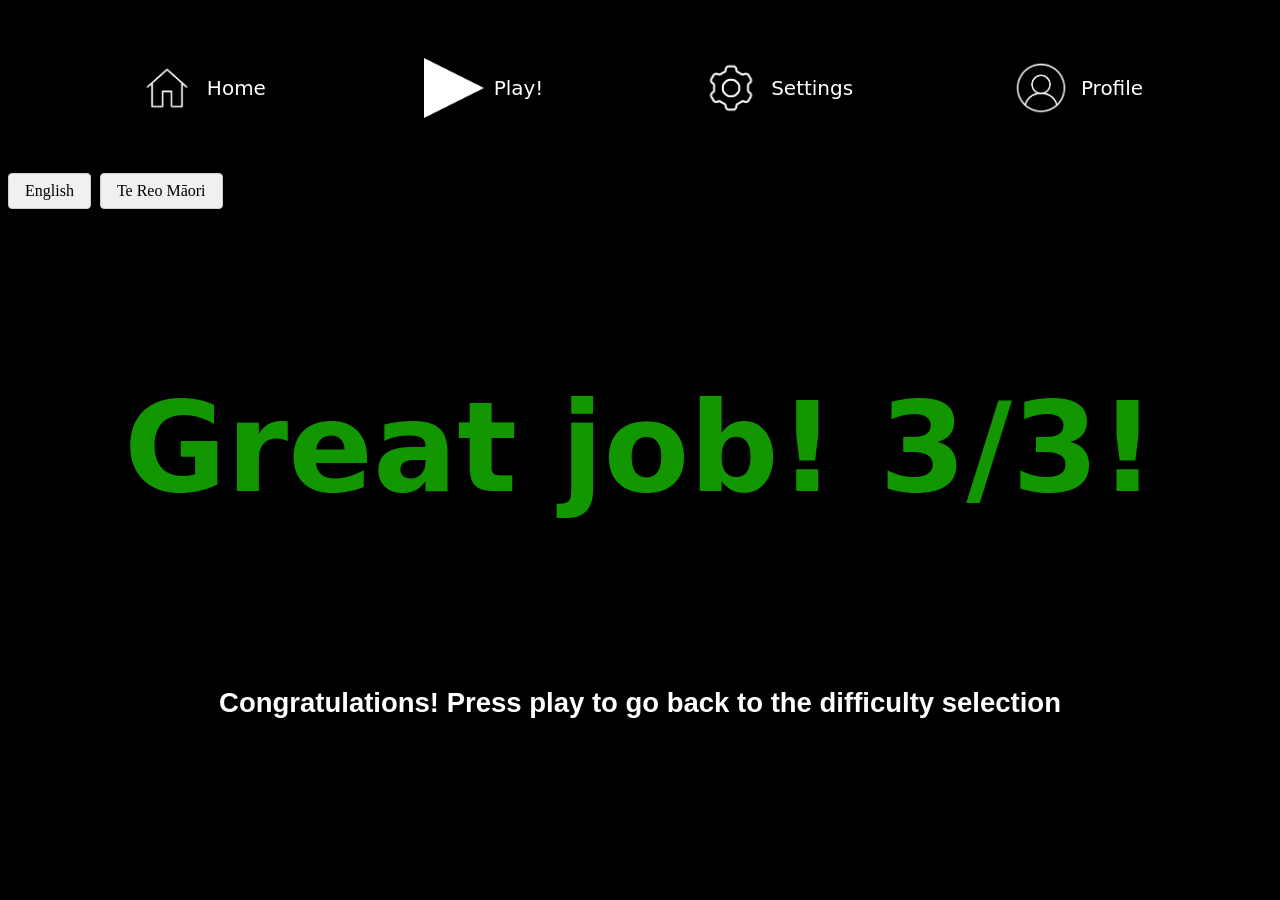
<file: correct.html>
<!DOCTYPE html>
<html lang="en">
<head>
    <meta charset="UTF-8">
    <meta name="viewport" content="width=device-width, initial-scale=1.0">
    <link rel="stylesheet" href="style.css">
</head>
<div class="navbar">
  <div class="nav-item">
    <a href="Home.html"><img src="Images/Home.png" class="homeicon" alt="Home Icon"> Home</a>
  </div>
  
  <div class="nav-item">
    <a href="Play.html"><img src="Images/playicon.png" class="playicon" alt="Play Icon"> Play!</a>
  </div>

  <div class="nav-item">
    <a href="Settings.html"><img src="Images/Settings.png" class="settingsicon" alt="Settings Icon"> Settings</a>
  </div>
  
  <div class="nav-item">
    <a href="Profile.html"><img src="Images/Profile.png" class="profileicon" alt="Profile Icon"> Profile</a>
  </div>
</div>
<div class="lang-switcher-container">
  <input type="radio" id="lang-en" name="language" checked />
  <input type="radio" id="lang-mi" name="language" />

  <div class="lang-buttons">
    <label for="lang-en">English</label>
    <label for="lang-mi">Te Reo Māori</label>
  </div>

  <div class="content">
    <h4 lang="en">Great job! 3/3!</h4>
    <h4 lang="mi">Rawe! E toru i roto i te toru!</h4>

    <h3 lang="en">Congratulations! Press play to go back to the difficulty selection</h3>
    <h3 lang="mi">Kia ora! Pēhia te pātene purei kia hoki atu ki te wāhanga kōwhiri taumata uaua.</h3>
  </div>
</div>
</body>
</html>
</file>
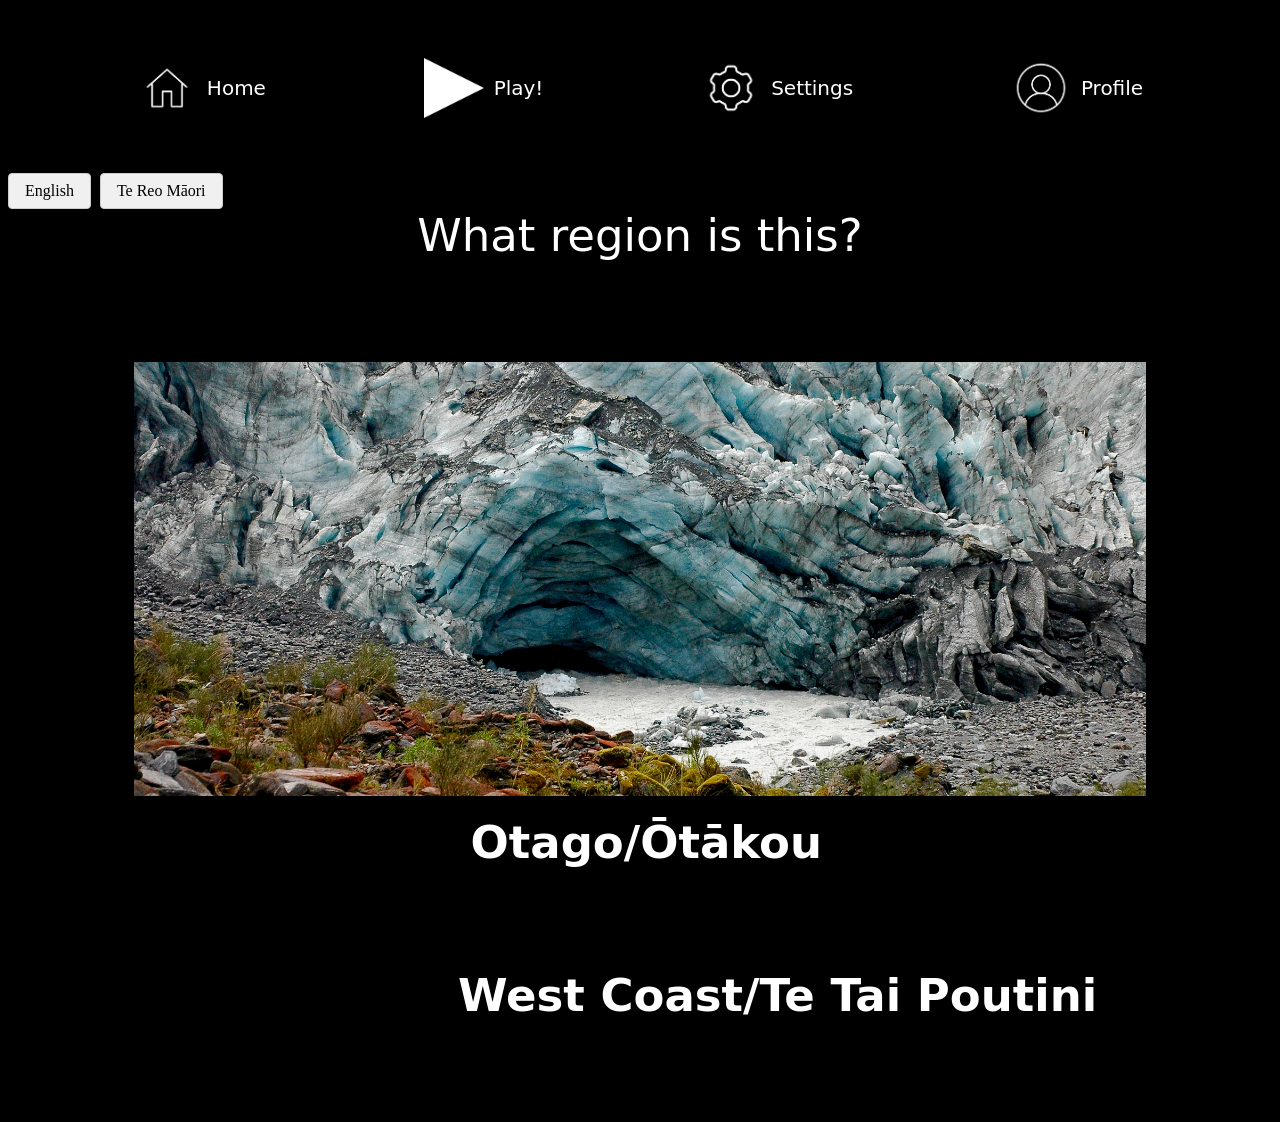
<file: Easy3.html>
<!DOCTYPE html>
<html lang="en">
<head>
    <meta charset="UTF-8">
    <meta name="viewport" content="width=device-width, initial-scale=1.0">
    <link rel="stylesheet" href="style.css">
</head>
<div class="navbar">
  <div class="nav-item">
    <a href="Home.html"><img src="Images/Home.png" class="homeicon" alt="Home Icon"> Home</a>
  </div>
  
  <div class="nav-item">
    <a href="Play.html"><img src="Images/playicon.png" class="playicon" alt="Play Icon"> Play!</a>
  </div>

  <div class="nav-item">
    <a href="Settings.html"><img src="Images/Settings.png" class="settingsicon" alt="Settings Icon"> Settings</a>
  </div>
  
  <div class="nav-item">
    <a href="Profile.html"><img src="Images/Profile.png" class="profileicon" alt="Profile Icon"> Profile</a>
  </div>
</div>
<div class="lang-switcher-container">
  <input type="radio" id="lang-en" name="language" checked />
  <input type="radio" id="lang-mi" name="language" />

<div class="lang-buttons">
    <label for="lang-en">English</label>
    <label for="lang-mi">Te Reo Māori</label>
</div>
    <div class="content">
    <p5 lang="en">What region is this?</p5>
    <p5 lang="mi">He aha tēnei rohe?</p5>
  </div>
</body>
<img src="Images/Easy3.jpg" class="easy1">
</a>
<p><a href="incorrect.html" class="incorrecttext">Otago/Ōtākou</a></p>
<p><a href="correct.html" class="correcttext">West Coast/Te Tai Poutini</a></p>
</html>
</body>
</file>
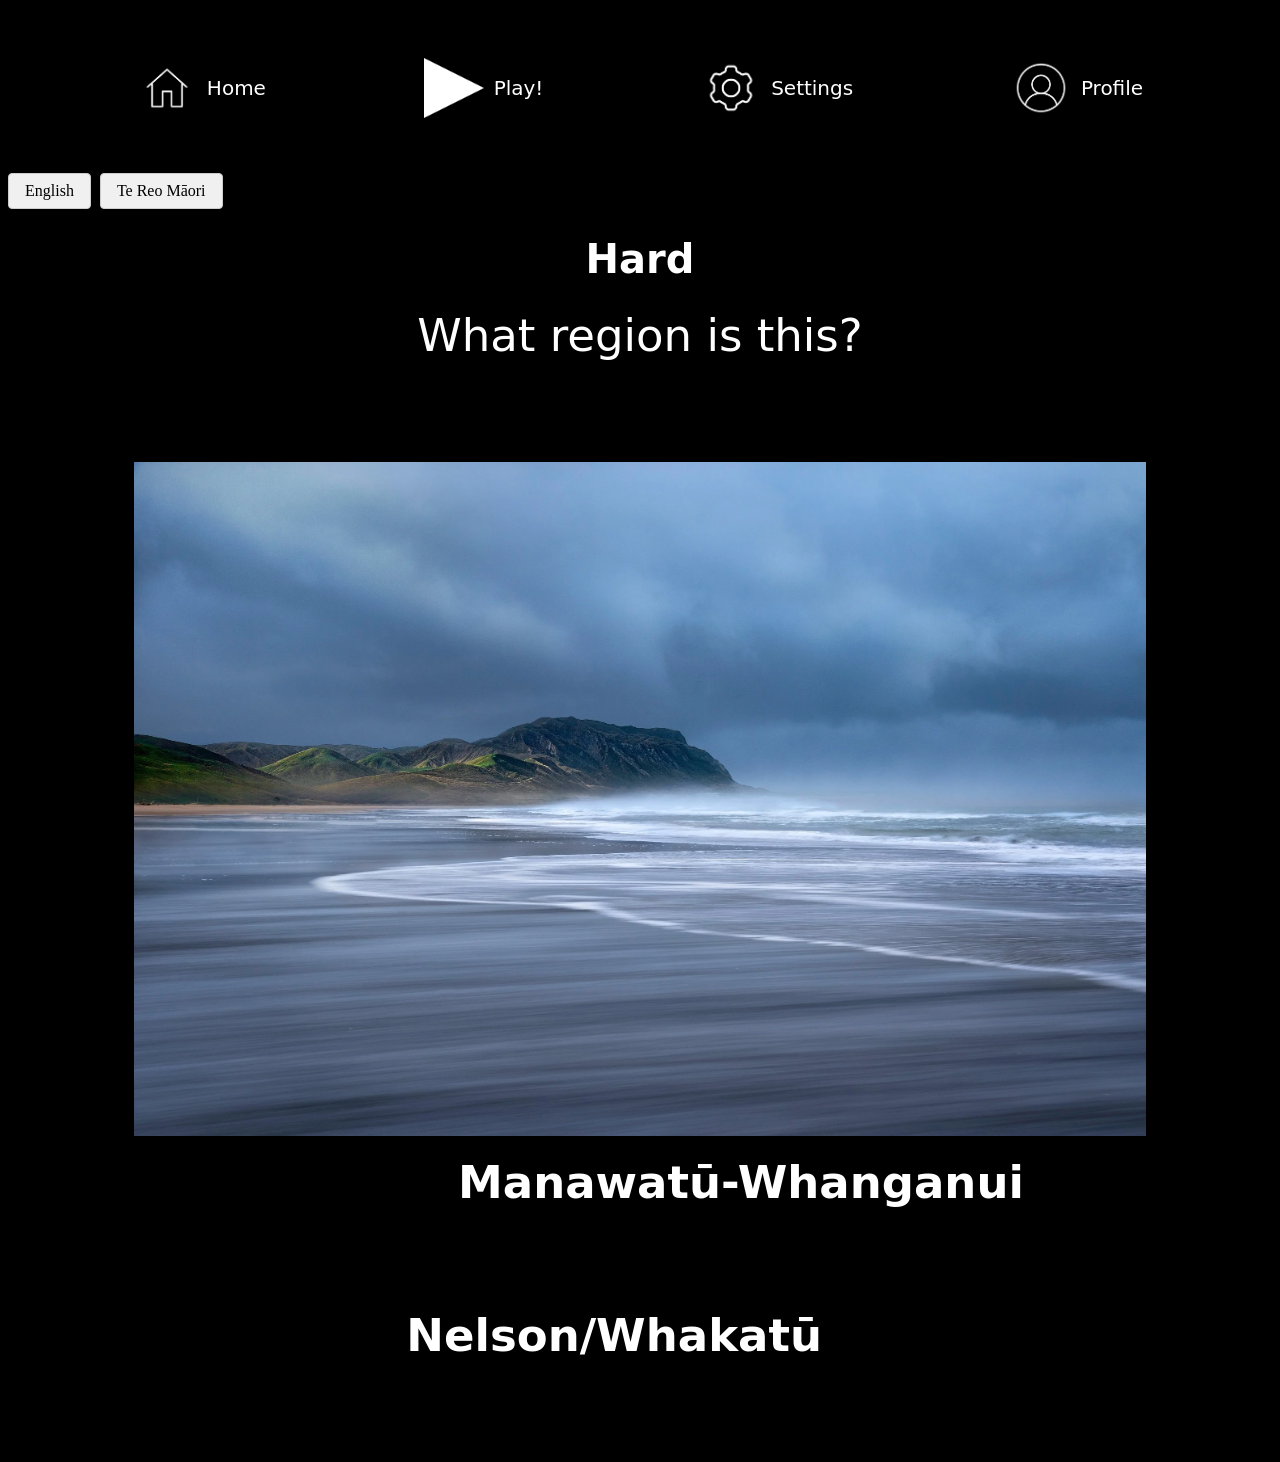
<file: Hard.html>
<!DOCTYPE html>
<html lang="en">
<head>
    <meta charset="UTF-8">
    <meta name="viewport" content="width=device-width, initial-scale=1.0">
    <link rel="stylesheet" href="style.css">
</head>

<div class="navbar">
  <div class="nav-item">
    <a href="Home.html"><img src="Images/Home.png" class="homeicon" alt="Home Icon"> Home</a>
  </div>
  
  <div class="nav-item">
    <a href="Play.html"><img src="Images/playicon.png" class="playicon" alt="Play Icon"> Play!</a>
  </div>

  <div class="nav-item">
    <a href="Settings.html"><img src="Images/Settings.png" class="settingsicon" alt="Settings Icon"> Settings</a>
  </div>
  
  <div class="nav-item">
    <a href="Profile.html"><img src="Images/Profile.png" class="profileicon" alt="Profile Icon"> Profile</a>
  </div>
</div>
<div class="lang-switcher-container">
  <input type="radio" id="lang-en" name="language" checked />
  <input type="radio" id="lang-mi" name="language" />

<div class="lang-buttons">
    <label for="lang-en">English</label>
    <label for="lang-mi">Te Reo Māori</label>
</div>

  <div class="content">
    <h1 lang="en">Hard</h1>
    <h1 lang="mi">Uaua</h1>
  </div>

    <div class="content">
    <p5 lang="en">What region is this?</p5>
    <p5 lang="mi">He aha tēnei rohe?</p5>
  </div>
</body>
<img src="Images/hard1.webp" class="easy1">
</a>
<p><a href="hard2.html" class="correcttext">Manawatū-Whanganui</a></p>
<p><a href="incorrect.html" class="incorrecttext">Nelson/Whakatū</a></p>
</html>
</body>
</body>
</file>
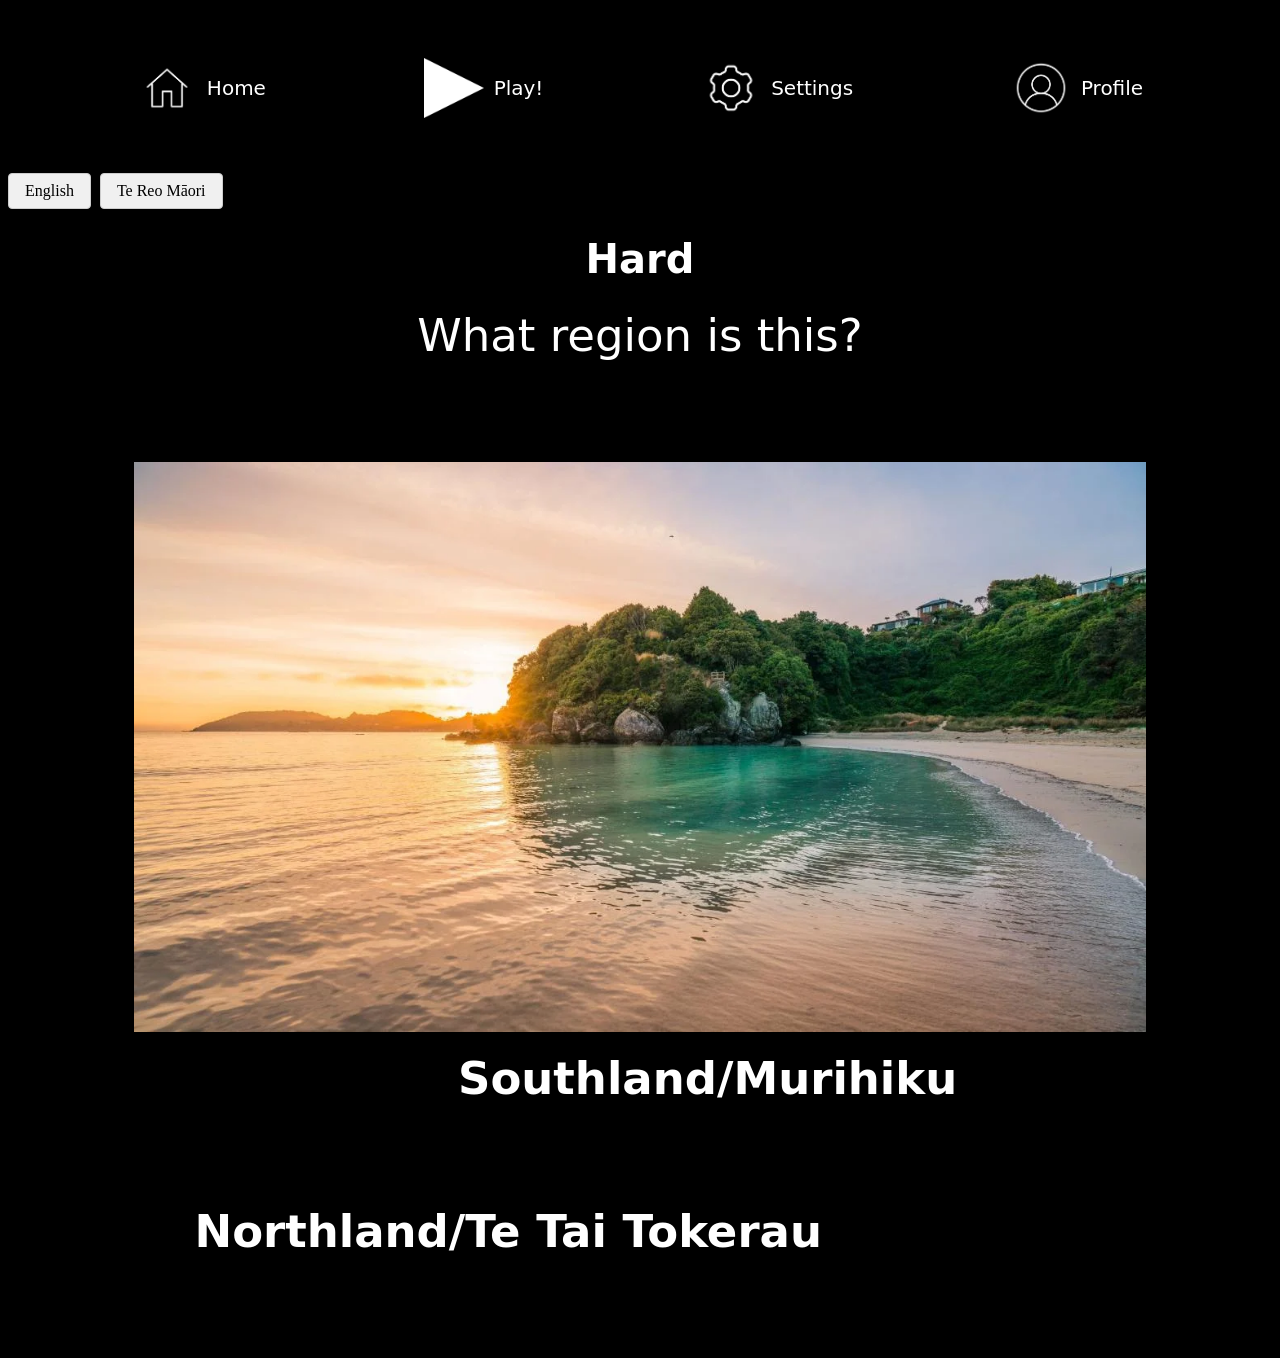
<file: Hard2.html>
<!DOCTYPE html>
<html lang="en">
<head>
    <meta charset="UTF-8">
    <meta name="viewport" content="width=device-width, initial-scale=1.0">
    <link rel="stylesheet" href="style.css">
</head>
<div class="navbar">
  <div class="nav-item">
    <a href="Home.html"><img src="Images/Home.png" class="homeicon" alt="Home Icon"> Home</a>
  </div>
  
  <div class="nav-item">
    <a href="Play.html"><img src="Images/playicon.png" class="playicon" alt="Play Icon"> Play!</a>
  </div>

  <div class="nav-item">
    <a href="Settings.html"><img src="Images/Settings.png" class="settingsicon" alt="Settings Icon"> Settings</a>
  </div>
  
  <div class="nav-item">
    <a href="Profile.html"><img src="Images/Profile.png" class="profileicon" alt="Profile Icon"> Profile</a>
  </div>
</div>
<div class="lang-switcher-container">
  <input type="radio" id="lang-en" name="language" checked />
  <input type="radio" id="lang-mi" name="language" />

<div class="lang-buttons">
    <label for="lang-en">English</label>
    <label for="lang-mi">Te Reo Māori</label>
</div>

  <div class="content">
    <h1 lang="en">Hard</h1>
    <h1 lang="mi">Uaua</h1>
  </div>

    <div class="content">
    <p5 lang="en">What region is this?</p5>
    <p5 lang="mi">He aha tēnei rohe?</p5>
  </div>
</body>
<img src="Images/hard2.webp" class="easy1">
</a>
<p><a href="hard3.html" class="correcttext">Southland/Murihiku</a></p>
<p><a href="incorrect.html" class="incorrecttext">Northland/Te Tai Tokerau</a></p>
</html>
</body>
</body>
</file>
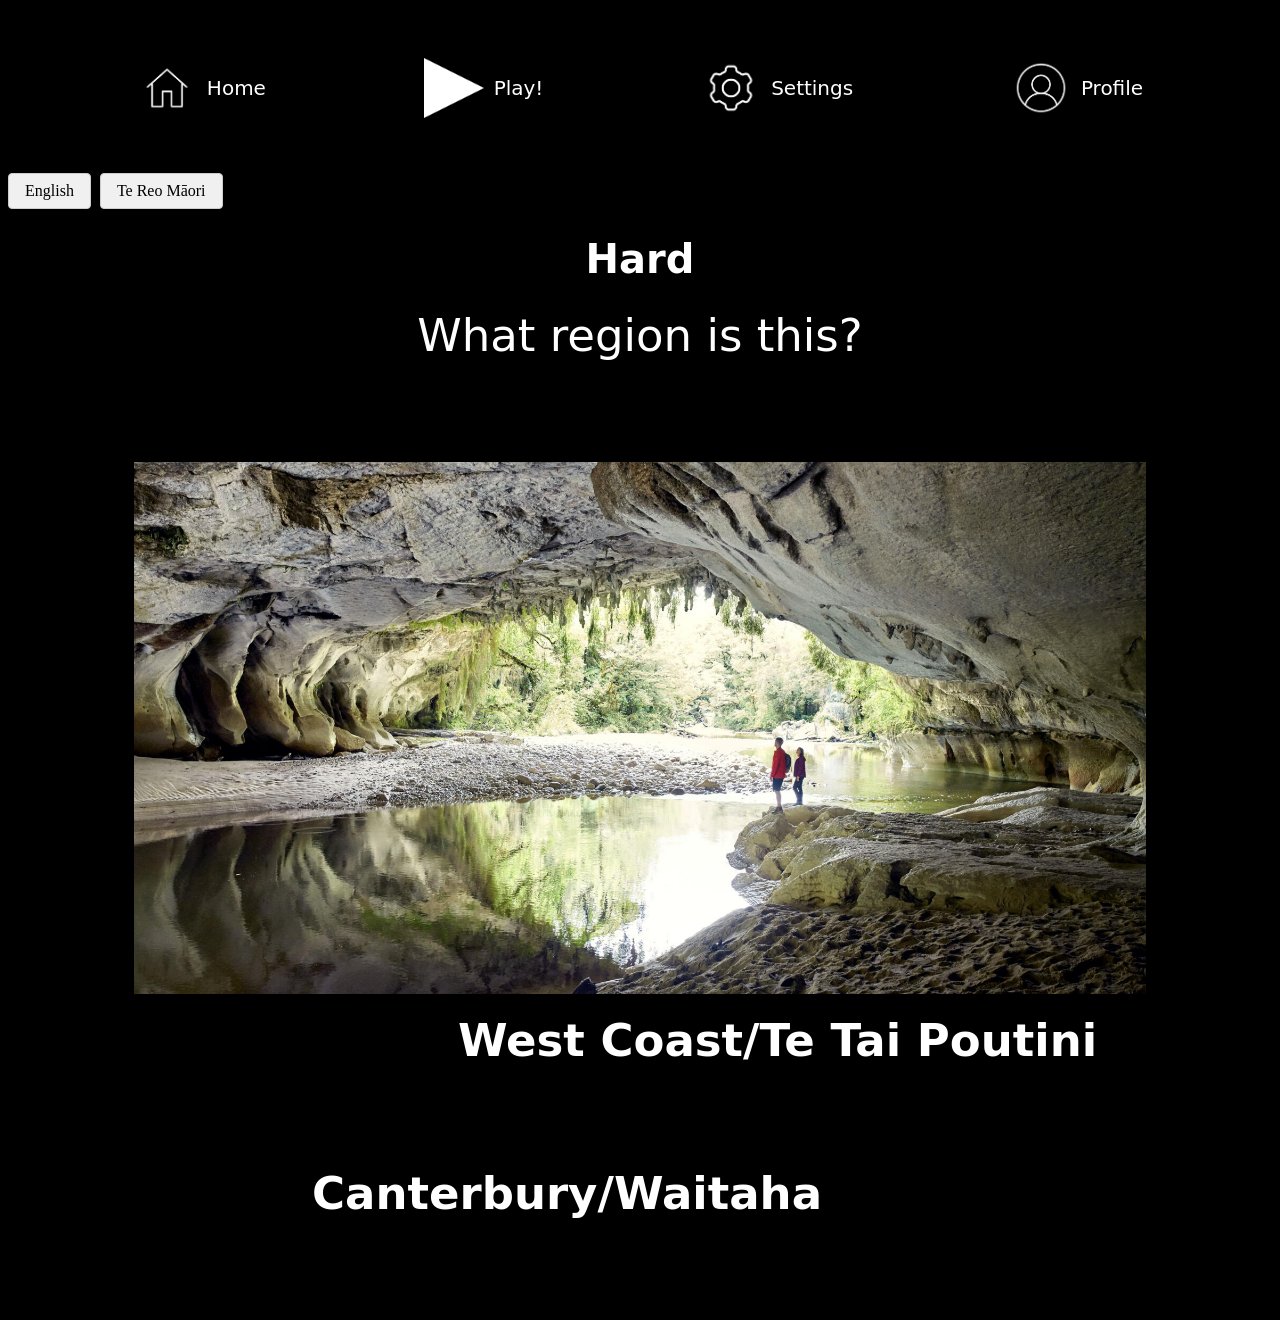
<file: hard3.html>
<!DOCTYPE html>
<html lang="en">
<head>
    <meta charset="UTF-8">
    <meta name="viewport" content="width=device-width, initial-scale=1.0">
    <link rel="stylesheet" href="style.css">
</head>

<div class="navbar">
  <div class="nav-item">
    <a href="Home.html"><img src="Images/Home.png" class="homeicon" alt="Home Icon"> Home</a>
  </div>
  
  <div class="nav-item">
    <a href="Play.html"><img src="Images/playicon.png" class="playicon" alt="Play Icon"> Play!</a>
  </div>

  <div class="nav-item">
    <a href="Settings.html"><img src="Images/Settings.png" class="settingsicon" alt="Settings Icon"> Settings</a>
  </div>
  
  <div class="nav-item">
    <a href="Profile.html"><img src="Images/Profile.png" class="profileicon" alt="Profile Icon"> Profile</a>
  </div>
</div>
<div class="lang-switcher-container">
  <input type="radio" id="lang-en" name="language" checked />
  <input type="radio" id="lang-mi" name="language" />

<div class="lang-buttons">
    <label for="lang-en">English</label>
    <label for="lang-mi">Te Reo Māori</label>
</div>

  <div class="content">
    <h1 lang="en">Hard</h1>
    <h1 lang="mi">Uaua</h1>
  </div>

    <div class="content">
    <p5 lang="en">What region is this?</p5>
    <p5 lang="mi">He aha tēnei rohe?</p5>
  </div>
</body>
<img src="Images/hard3.jpg" class="easy1">
</a>
<p><a href="correct.html" class="correcttext">West Coast/Te Tai Poutini</a></p>
<p><a href="incorrect.html" class="incorrecttext">Canterbury/Waitaha</a></p>
</html>
</body>
</body>
</file>
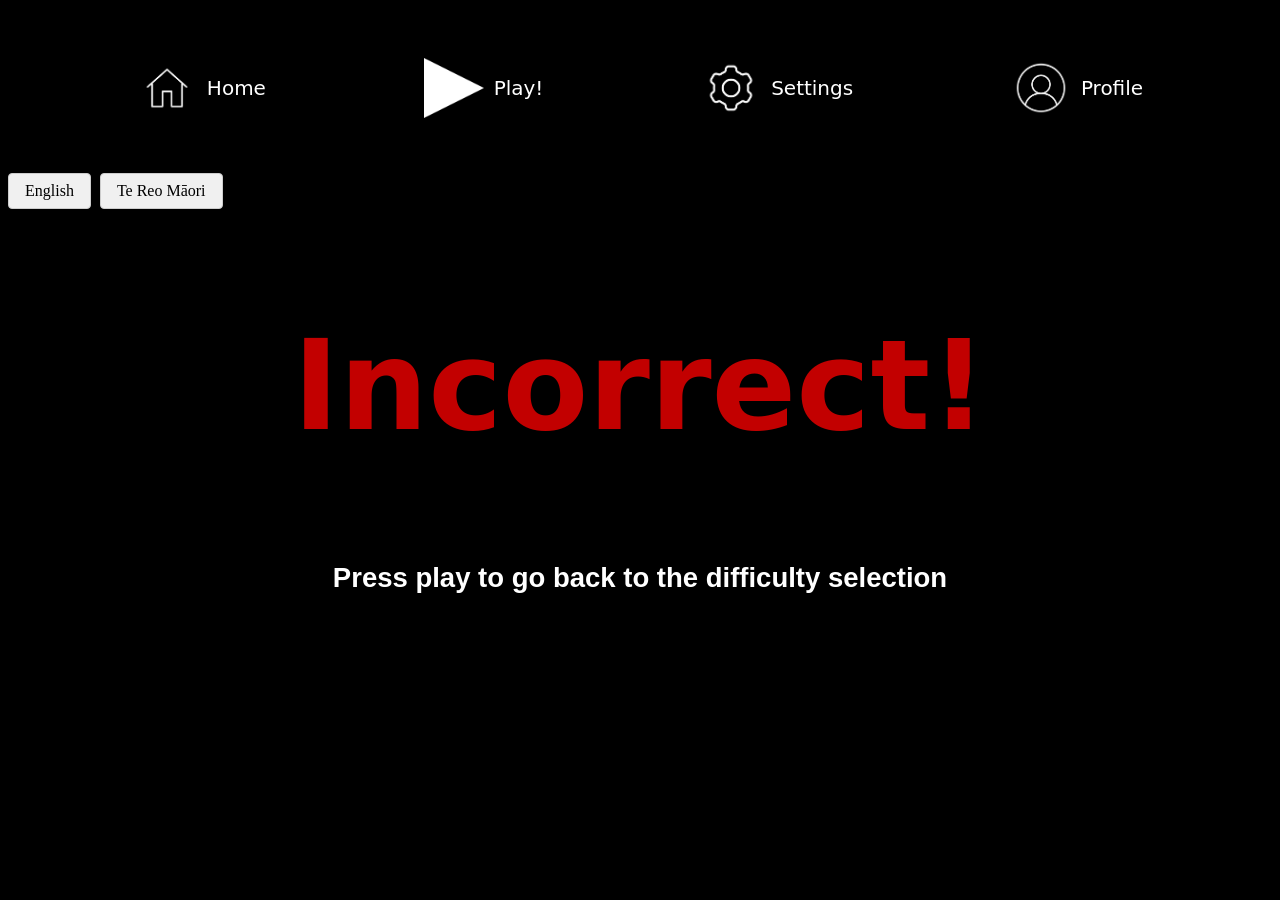
<file: incorrect.html>
<!DOCTYPE html>
<html lang="en">
<head>
    <meta charset="UTF-8">
    <meta name="viewport" content="width=device-width, initial-scale=1.0">
    <link rel="stylesheet" href="style.css">
</head>
<div class="navbar">
  <div class="nav-item">
    <a href="Home.html"><img src="Images/Home.png" class="homeicon" alt="Home Icon"> Home</a>
  </div>
  
  <div class="nav-item">
    <a href="Play.html"><img src="Images/playicon.png" class="playicon" alt="Play Icon"> Play!</a>
  </div>

  <div class="nav-item">
    <a href="Settings.html"><img src="Images/Settings.png" class="settingsicon" alt="Settings Icon"> Settings</a>
  </div>
  
  <div class="nav-item">
    <a href="Profile.html"><img src="Images/Profile.png" class="profileicon" alt="Profile Icon"> Profile</a>
  </div>
</div>
<div class="lang-switcher-container">
  <input type="radio" id="lang-en" name="language" checked />
  <input type="radio" id="lang-mi" name="language" />

  <div class="lang-buttons">
    <label for="lang-en">English</label>
    <label for="lang-mi">Te Reo Māori</label>
  </div>

  <div class="content">
    <h2 lang="en">Incorrect!</h2>
    <h2 lang="mi">Hē!</h2>

    <h3 lang="en">Press play to go back to the difficulty selection</h3>
    <h3 lang="mi">Pēhia te pātene purei kia hoki atu ki te kōwhiringa taumata uaua</h3>
  </div>
</div>
</body>
</html>
</file>
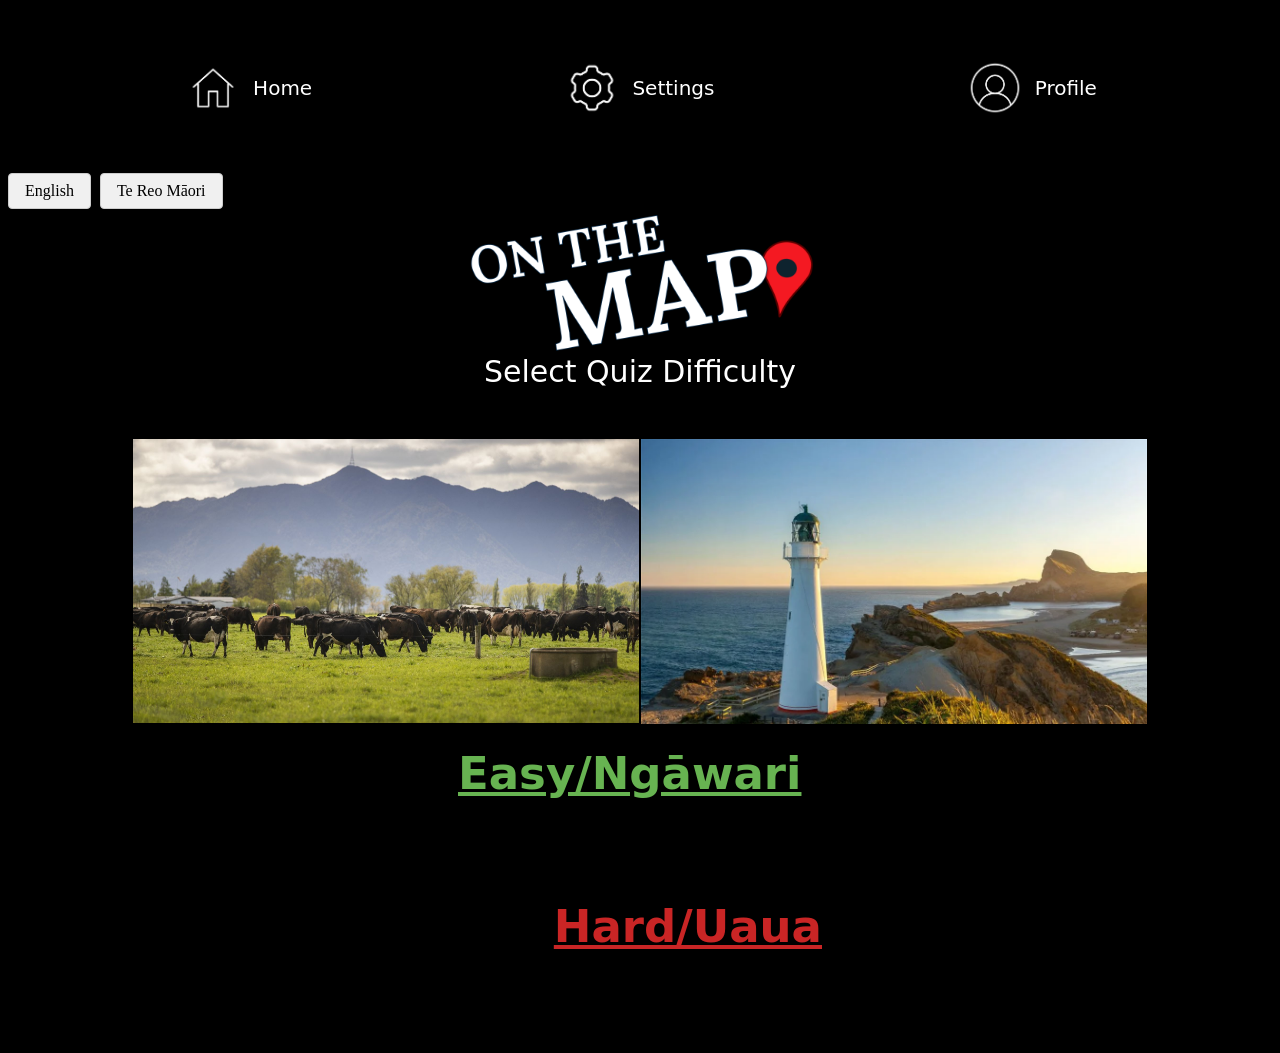
<file: Play.html>
<!DOCTYPE html>
<html lang="en">
<head>
    <meta charset="UTF-8">
    <meta name="viewport" content="width=device-width, initial-scale=1.0">
    <title>Play</title>
    <link rel="stylesheet" href="style.css">
</head>
<div class="navbar">
  <div class="nav-item">
    <a href="Home.html"><img src="Images/Home.png" class="homeicon" alt="Home Icon"> Home</a>
  </div>
  
  <div class="nav-item">
    <a href="Settings.html"><img src="Images/Settings.png" class="settingsicon" alt="Settings Icon"> Settings</a>
  </div>
  
  <div class="nav-item">
    <a href="Profile.html"><img src="Images/Profile.png" class="profileicon" alt="Profile Icon"> Profile</a>
  </div>
</div>

<div class="lang-switcher-container">
  <input type="radio" id="lang-en" name="language" checked />
  <input type="radio" id="lang-mi" name="language" />

  <div class="lang-buttons">
    <label for="lang-en">English</label>
    <label for="lang-mi">Te Reo Māori</label>
  </div>
<body> 
<img src="Images/Logo.png" class="logo1">
</body>

  <div class="content">
    <h7 lang="en">Select Quiz Difficulty</h7>
    <h7 lang="mi">Tīpakohia te Patapatai Uaua</h7>
  </div>
</div>

<a href="easy.html" class="image2.5">
  <img src="Images/Image3.jpg" class="image2">
</a>
<a href="hard.html" class="image3.5">
  <img src="Images/Image4.webp" class="image3">
</a>

<p><a href="easy.html" class="easytext" lang="en">Easy/Ngāwari</a></p>
<p><a href="hard.html" class="hardtext" lang="en">Hard/Uaua</a></p>

</html>
</file>
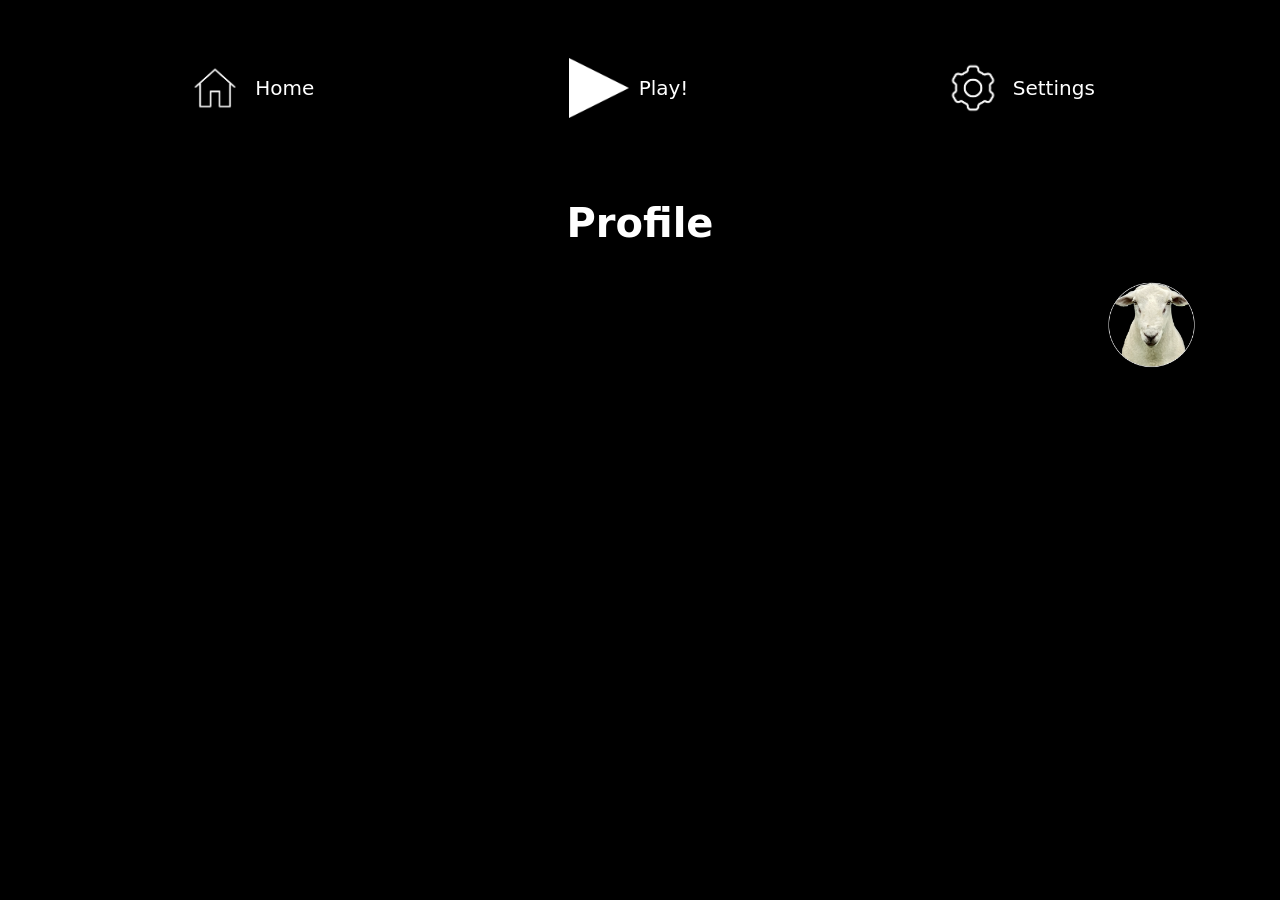
<file: Profile.html>
<!DOCTYPE html>
<html lang="en">
<head>
    <meta charset="UTF-8">
    <meta name="viewport" content="width=device-width, initial-scale=1.0">
    <title>Profile</title>
    <link rel="stylesheet" href="style.css">
</head>
<body class = "home">
<div class="navbar">
  <div class="nav-item">
    <a href="Home.html"><img src="Images/Home.png" class="homeicon" alt="Home Icon"> Home</a>
  </div>
  
  <div class="nav-item">
    <a href="Play.html"><img src="Images/playicon.png" class="playicon" alt="Play Icon"> Play!</a>
  </div>

  <div class="nav-item">
    <a href="Settings.html"><img src="Images/Settings.png" class="settingsicon" alt="Settings Icon"> Settings</a>
  </div>
</div>
<h1>Profile</h1>
<img src="Images/sheepicon.png" class="sheep">
</body>
</html>
</file>
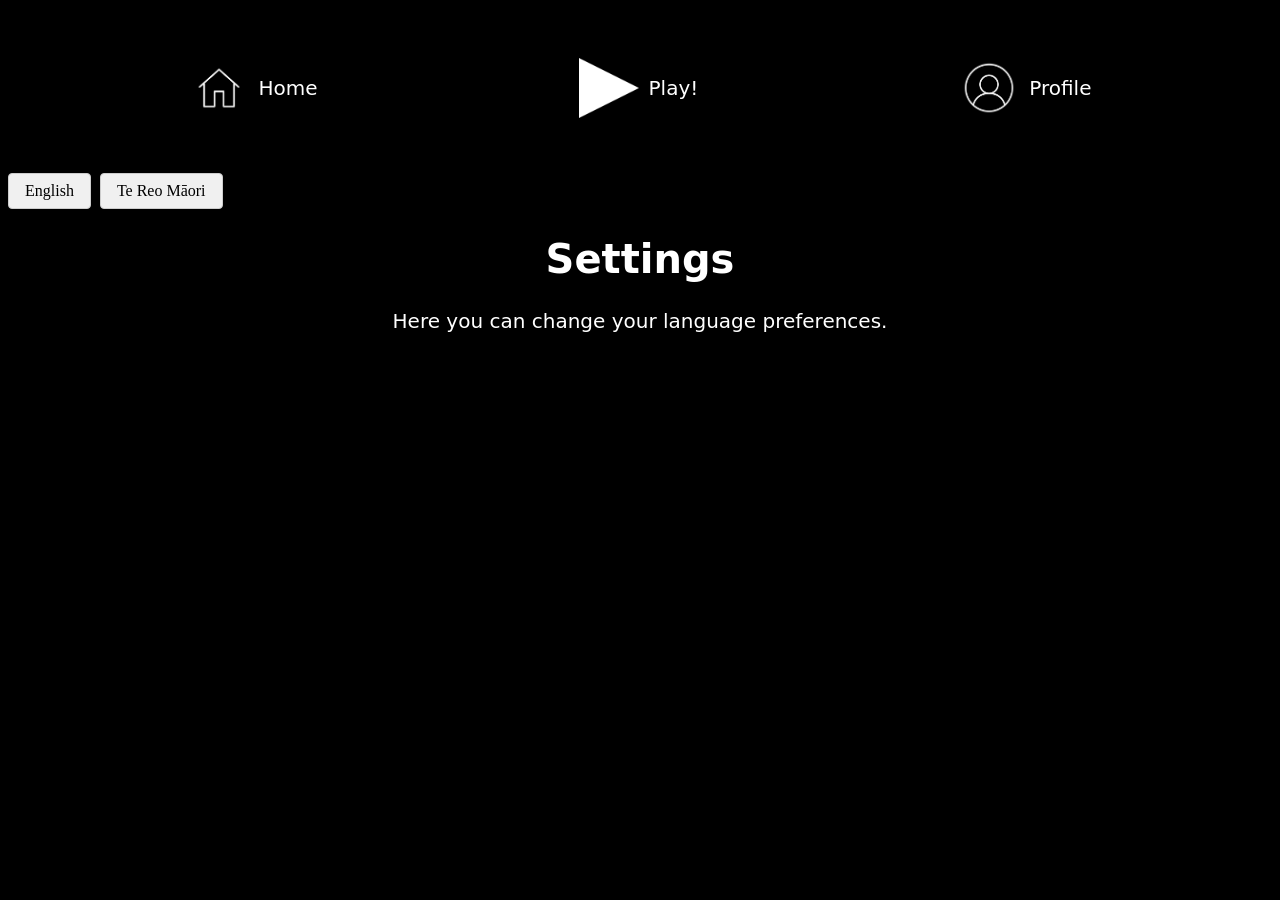
<file: Settings.html>
<!DOCTYPE html>
<html lang="en">
<head>
    <meta charset="UTF-8">
    <meta name="viewport" content="width=device-width, initial-scale=1.0">
    <title>Settings</title>
    <link rel="stylesheet" href="style.css">
</head>
<body>
</body>
<div class="navbar">
  <div class="nav-item">
    <a href="Home.html"><img src="Images/Home.png" class="homeicon" alt="Home Icon"> Home</a>
  </div>
  
  <div class="nav-item">
    <a href="Play.html"><img src="Images/playicon.png" class="playicon" alt="Play Icon"> Play!</a>
  </div>
  
  <div class="nav-item">
    <a href="Profile.html"><img src="Images/Profile.png" class="profileicon" alt="Profile Icon"> Profile</a>
  </div>
</div>
<div class="lang-switcher-container">
  <input type="radio" id="lang-en" name="language" checked />
  <input type="radio" id="lang-mi" name="language" />

  <div class="lang-buttons">
    <label for="lang-en">English</label>
    <label for="lang-mi">Te Reo Māori</label>
  </div>

  <div class="content">
    <h1 lang="en">Settings</h1>
    <h1 lang="mi">Ngā Tautuhinga</h1>

    <p lang="en">Here you can change your language preferences.</p>
    <p lang="mi">Ka taea e koe te whakarerekē i ō manakohanga reo i konei.</p>
  </div>
</div>

</body>
</html>
</file>
<file: style.css>
body {
    background-color: #000000;
}

.logo { 
  display: block; 
  margin-left: auto; 
  margin-right: auto; 
  width: 47%; 
  margin-top: 0px; 
  margin-bottom: 0px; 
  position: relative;
  z-index: 2; 
} 

.image { 
  display: block; 
  margin-left: auto; 
  margin-right: auto; 
  width: 100%;
  height: 500px;
  margin-top: -100px; 
  margin-bottom: 0px; 
  position: relative;
  z-index: 1; 
}

.playicon {
    display: block; 
    width: 2.5%;
    height: 2.5%;
}

h10 {
    font-family: system-ui, -apple-system, BlinkMacSystemFont, 'Segoe UI', Roboto, Oxygen, Ubuntu, Cantarell, 'Open Sans', 'Helvetica Neue', sans-serif;
    color: #FFFFFF;
    text-align: center;
    font-size: 40px;
}

p {
    font-family: system-ui, -apple-system, BlinkMacSystemFont, 'Segoe UI', Roboto, Oxygen, Ubuntu, Cantarell, 'Open Sans', 'Helvetica Neue', sans-serif;
    color: #FFFFFF;
    text-align: center;
    font-size: 20px;
}

.settingsicon {
    width: 3%;
    height: 3%;
    margin-left: auto; 
    margin-right: auto; 
    color:#FFFFFF;
}

.profileicon { 
    width: 3%;
    height: 3%;
    margin-left: auto; 
    margin-right: auto; 
}

h11 {
    font-family: system-ui, -apple-system, BlinkMacSystemFont, 'Segoe UI', Roboto, Oxygen, Ubuntu, Cantarell, 'Open Sans', 'Helvetica Neue', sans-serif;
    color: #FFFFFF;
    text-align: center;
    font-size: 25px;
}

h1 {
    font-family: system-ui, -apple-system, BlinkMacSystemFont, 'Segoe UI', Roboto, Oxygen, Ubuntu, Cantarell, 'Open Sans', 'Helvetica Neue', sans-serif;
    color: #FFFFFF;
    text-align: center;
    font-size: 40px;
}

.sheep {
    width: 8%;
    height: 8%;
    display: block; 
    
}

.logo1 { 
  display: block; 
  margin-left: auto; 
  margin-right: auto; 
  width: 28%; 
  margin-top: 0px; 
  margin-bottom: 0px; 
  position: relative;
  z-index: 2; 
} 


p5 {
    font-family: system-ui, -apple-system, BlinkMacSystemFont, 'Segoe UI', Roboto, Oxygen, Ubuntu, Cantarell, 'Open Sans', 'Helvetica Neue', sans-serif;
    color: #FFFFFF;
    text-align: center;
    font-size: 45px;
    margin-left: auto;
    margin-right: auto;
    margin-bottom: 100px;
}

.image2 { 
  width: 40%;
  margin-top: 50px; 
  margin-bottom: 0px; 
  margin-left: 125px;
  z-index: 1; 
}

.image3 { 
  width: 40%;
  margin-top: 50px; 
  margin-bottom: 0px; 
  margin-right: 125px;
  z-index: 1; 
  float: right;
}

.easytext {
    font-family: system-ui, -apple-system, BlinkMacSystemFont, 'Segoe UI', Roboto, Oxygen, Ubuntu, Cantarell, 'Open Sans', 'Helvetica Neue', sans-serif;
    color: #67b351;
    text-align: center;
    font-size: 45px;
    margin-left: 450px;
    margin-right: auto;
    margin-bottom: 100px;
    float: left;
    font-weight: bold;
}

.hardtext {
    font-family: system-ui, -apple-system, BlinkMacSystemFont, 'Segoe UI', Roboto, Oxygen, Ubuntu, Cantarell, 'Open Sans', 'Helvetica Neue', sans-serif;
    color: #c92525;
    text-align: center;
    font-size: 45px;
    margin-left: auto;
    margin-right: 450px;
    margin-bottom: 100px;
    float: right;
    font-weight: bold;
}

.homeicon { 
    width: 3%;
    height: 3%;
    margin-left: auto; 
    margin-right: auto; 
}

input[type="radio"][name="language"] {
  display: none;
}

.content [lang] {
  display: none;
}

#lang-en:checked ~ .content [lang="en"] {
  display: block;
}

#lang-mi:checked ~ .content [lang="mi"] {
  display: block;
}


.lang-buttons label {
  display: inline-block;
  padding: 8px 16px;
  margin-right: 5px;
  background-color: #f0f0f0;
  border: 1px solid #ccc;
  cursor: pointer;
  border-radius: 4px;
}

#lang-en:checked ~ .lang-buttons label[for="lang-en"],
#lang-mi:checked ~ .lang-buttons label[for="lang-mi"], {
  background-color: #007bff;
  color: white;
  border-color: #007bff;
  font-weight: bold;
}

.sheep {
  width: 8%;
  height: 8%;
  margin-right: 70px; 
  display: block;
  float:right
}

h7 {
    font-family: system-ui, -apple-system, BlinkMacSystemFont, 'Segoe UI', Roboto, Oxygen, Ubuntu, Cantarell, 'Open Sans', 'Helvetica Neue', sans-serif;
    color: #FFFFFF;
    text-align: center;
    font-size: 30px;
}

h2 {
    font-family: system-ui, -apple-system, BlinkMacSystemFont, 'Segoe UI', Roboto, Oxygen, Ubuntu, Cantarell, 'Open Sans', 'Helvetica Neue', sans-serif;
    color: #c20000;
    text-align: center;
    font-size: 125px;
}

h3 {
    font-family: arial, sans-serif;
    color: #ffffff;
    text-align: center;
    font-size: 27.5px;
}

h4 {
    font-family: system-ui, -apple-system, BlinkMacSystemFont, 'Segoe UI', Roboto, Oxygen, Ubuntu, Cantarell, 'Open Sans', 'Helvetica Neue', sans-serif;
    color: #129700;
    text-align: center;
    font-size: 125px;
}

.correcttext {
    font-family: system-ui, -apple-system, BlinkMacSystemFont, 'Segoe UI', Roboto, Oxygen, Ubuntu, Cantarell, 'Open Sans', 'Helvetica Neue', sans-serif;
    color: #ffffff;
    text-align: center;
    font-size: 45px;
    margin-left: 450px;
    margin-right: auto;
    margin-bottom: 100px;
    float: left;
    font-weight: bold;
    text-decoration: none;
}

.incorrecttext {
    font-family: system-ui, -apple-system, BlinkMacSystemFont, 'Segoe UI', Roboto, Oxygen, Ubuntu, Cantarell, 'Open Sans', 'Helvetica Neue', sans-serif;
    color: #ffffff;
    text-align: center;
    font-size: 45px;
    margin-left: auto;
    margin-right: 450px;
    margin-bottom: 100px;
    float: right;
    font-weight: bold;
    text-decoration: none;
}

.easy1 { 
  display: block; 
  margin-left: auto; 
  margin-right: auto; 
  width: 80%; 
  margin-top: 0px; 
  margin-bottom: 0px; 
  position: relative;
  z-index: 2; 
} 

.navbar {
  display: flex;
  justify-content: space-around; 
  align-items: center;
  background-color: #000;        
  padding: 50px;
  font-family: system-ui, -apple-system, BlinkMacSystemFont, 'Segoe UI', Roboto, Oxygen, Ubuntu, Cantarell, 'Open Sans', 'Helvetica Neue', sans-serif;
  font-size: 20px;
}

.nav-item a {
  display: inline-flex;
  align-items: center;
  color: white;
  text-decoration: none;   
  gap: 10px;
  cursor: pointer;
}

.nav-item a:hover {
  opacity: 0.8;
}

.navbar img {
  height: 60px;                  
  width: auto;
}
</file>
